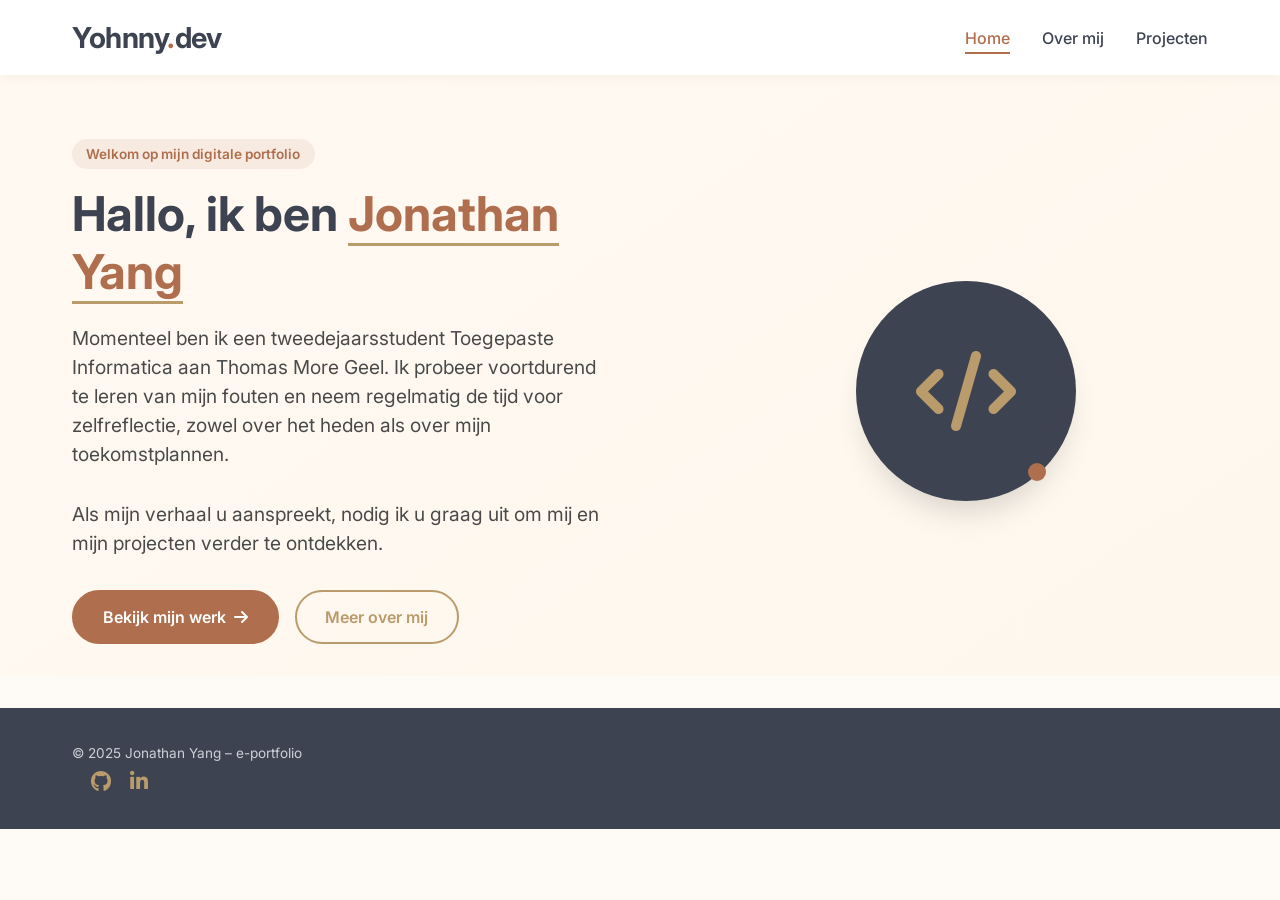
<file: index.html>
<!DOCTYPE html>
<html lang="nl">
<head>
    <meta charset="UTF-8">
    <meta name="viewport" content="width=device-width, initial-scale=1.0">
    <title>Home | Jonathan Yang - Portfolio</title>
    <link rel="stylesheet" href="https://cdnjs.cloudflare.com/ajax/libs/font-awesome/6.0.0-beta3/css/all.min.css">
    <link href="https://fonts.googleapis.com/css2?family=Inter:opsz,wght@14..32,300;14..32,400;14..32,600;14..32,700&display=swap" rel="stylesheet">
    <link rel="stylesheet" href="style.css">
</head>
<body>
    <header>
        <nav class="navbar">
            <div class="nav-container">
                <div class="logo"><a href="index.html">Yohnny<span>.</span>dev</a></div>
                <ul class="nav-links">
                    <li><a href="index.html" class="active">Home</a></li>
                    <li><a href="about.html">Over mij</a></li>
                    <li><a href="projects.html">Projecten</a></li>
                </ul>
            </div>
        </nav>
    </header>

    <main>
        <section class="hero">
            <div class="container hero-grid">
                <div class="hero-content">
                    <span class="hero-tag">Welkom op mijn digitale portfolio</span>
                    <h1>Hallo, ik ben <span class="accent-name">Jonathan Yang</span></h1>
                    <p class="hero-text">Momenteel ben ik een tweedejaarsstudent Toegepaste Informatica aan Thomas More Geel. Ik probeer voortdurend te leren van mijn fouten en neem regelmatig de tijd voor zelfreflectie, zowel over het heden als over mijn toekomstplannen.</p>
                    <p class="hero-text">Als mijn verhaal u aanspreekt, nodig ik u graag uit om mij en mijn projecten verder te ontdekken.</p>
                    <div class="hero-buttons">
                        <a href="projects.html" class="btn btn-primary">Bekijk mijn werk <i class="fas fa-arrow-right"></i></a>
                        <a href="about.html" class="btn btn-outline">Meer over mij</a>
                    </div>
                </div>
                <div class="hero-visual">
                    <div class="code-icon-wrapper"><i class="fas fa-code"></i><div class="floating-dot"></div></div>
                </div>
            </div>
        </section>

        <!--
        <section class="highlights">
            <div class="container">
                <div class="section-header"><h2>Wat mij drijft</h2><div class="divider"></div></div>
                <div class="features-grid">
                    <div class="feature-card"><i class="fas fa-palette"></i><h3>Esthetiek & functie</h3><p>Design dat opvalt én intuïtief aanvoelt. Ik zorg dat elke pixel telt.</p></div>
                    <div class="feature-card"><i class="fas fa-mobile-alt"></i><h3>Responsief & toegankelijk</h3><p>Websites die naadloos werken op elk apparaat, voor elke gebruiker.</p></div>
                    <div class="feature-card"><i class="fas fa-heart"></i><h3>Passie voor code</h3><p>Schone, onderhoudbare code met oog voor performance en details.</p></div>
                </div>
            </div>
        </section>
        -->

    </main>

    <footer>
        <div class="container footer-content">
            <div class="footer-info"><p>© 2025 Jonathan Yang – e-portfolio</p>
            <div class="footer-social"><a href="https://github.com/Yohnnys" aria-label="GitHub"><i class="fab fa-github"></i></a><a href="https://www.linkedin.com/in/jonathan-zirui-yang/" aria-label="LinkedIn"><i class="fab fa-linkedin-in"></i></a><!--<a href="#" aria-label="Instagram"><i class="fab fa-instagram">--></i></a></div>
        </div>
    </footer>
</body>
</html>
</file>
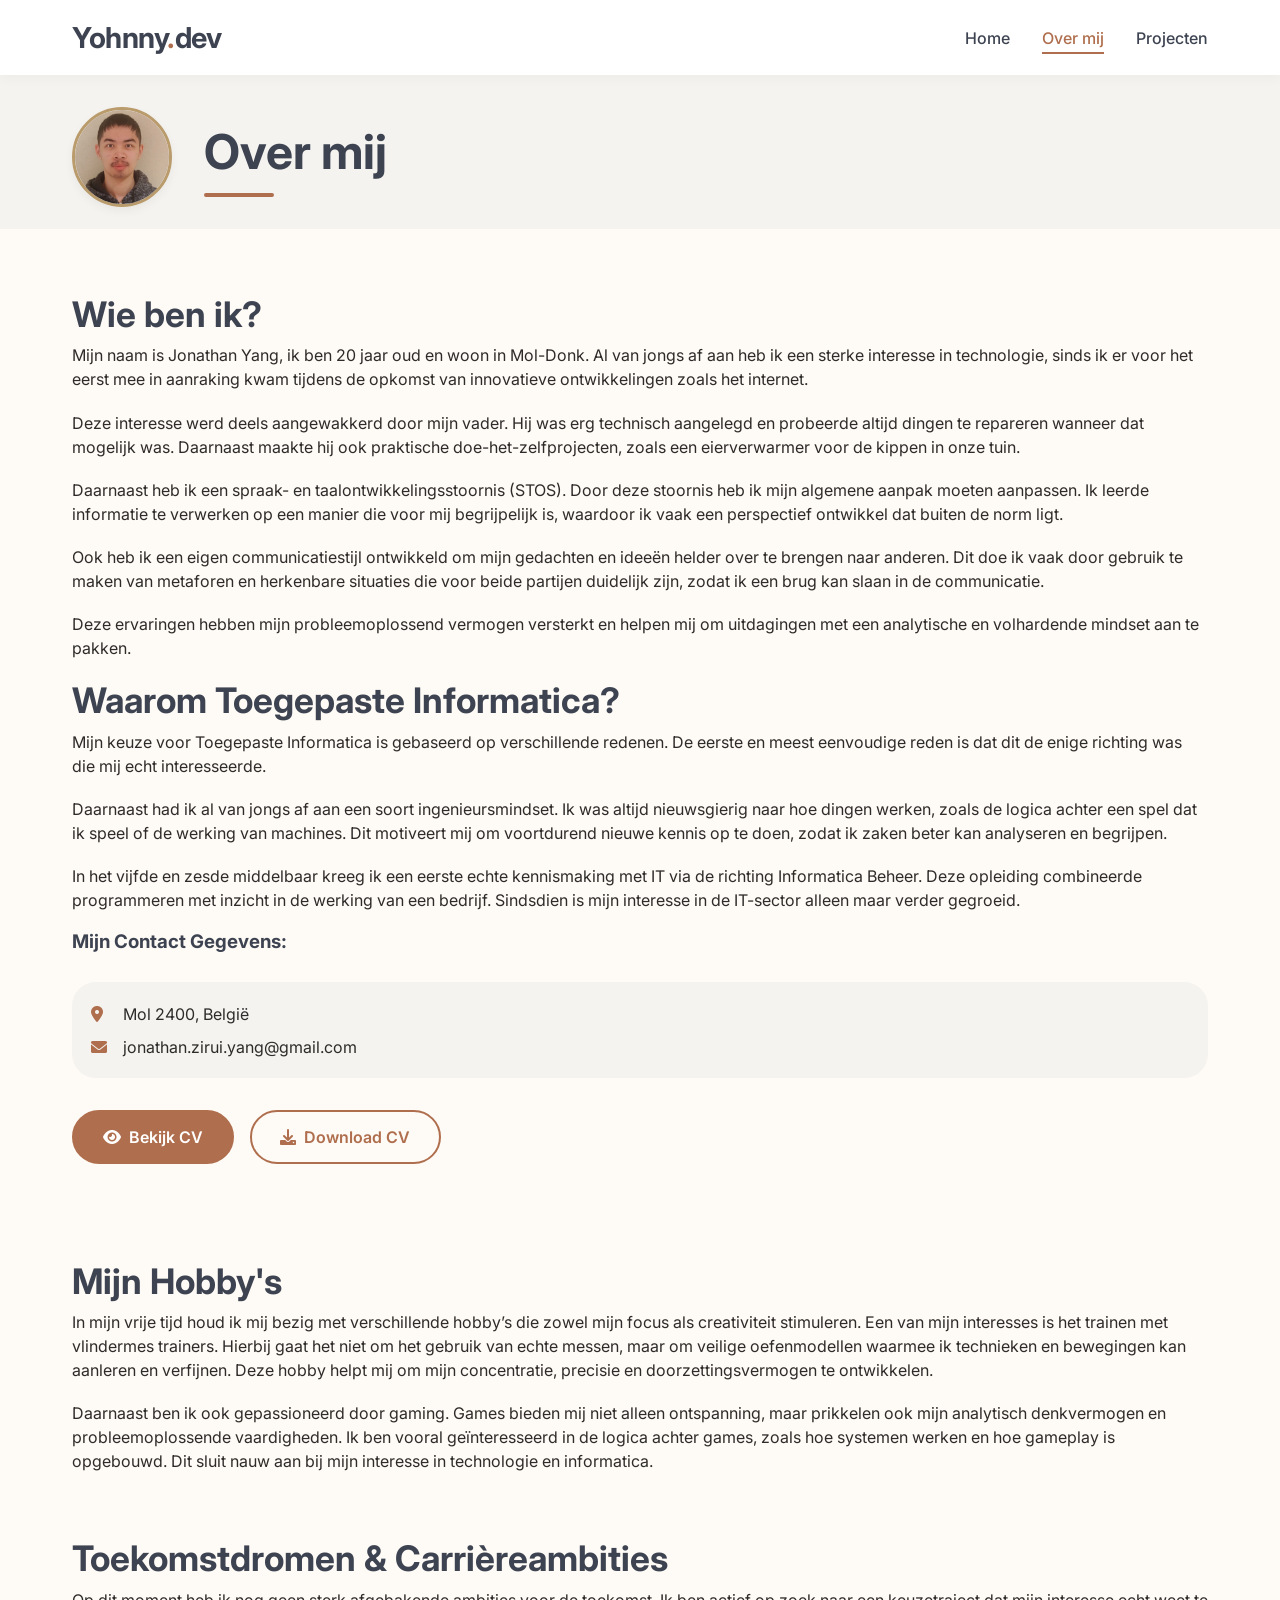
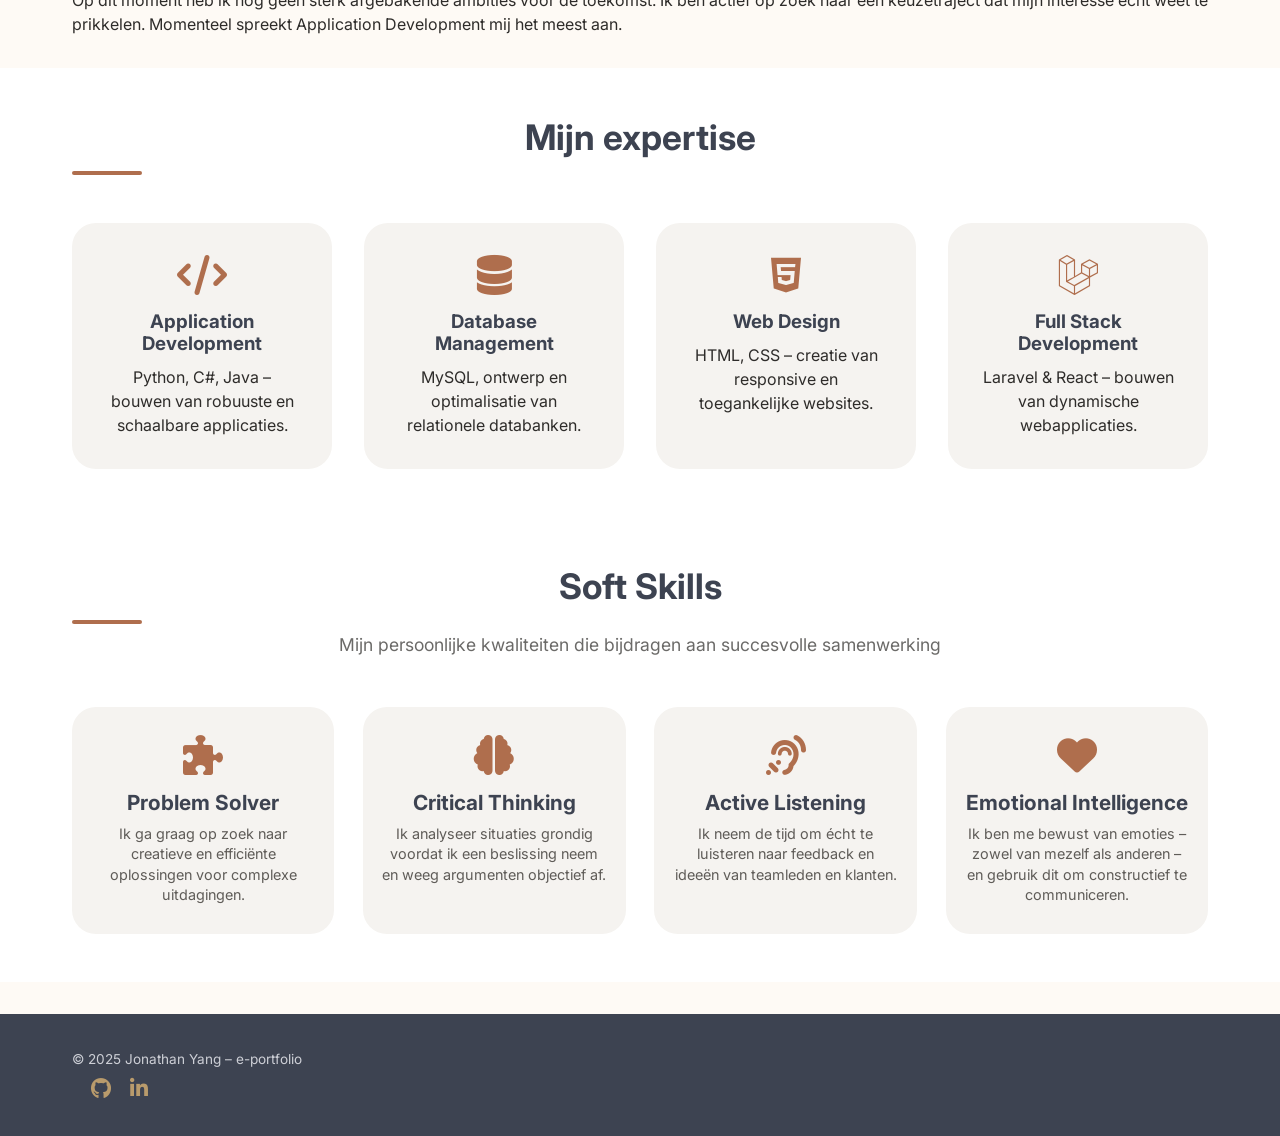
<file: about.html>
<!DOCTYPE html>
<html lang="nl">
<head>
    <meta charset="UTF-8">
    <meta name="viewport" content="width=device-width, initial-scale=1.0">
    <title>Over mij | Jonathan Yang - Portfolio</title>
    <link rel="stylesheet" href="https://cdnjs.cloudflare.com/ajax/libs/font-awesome/6.0.0-beta3/css/all.min.css">
    <link href="https://fonts.googleapis.com/css2?family=Inter:opsz,wght@14..32,300;14..32,400;14..32,600;14..32,700&display=swap" rel="stylesheet">
    <link rel="stylesheet" href="style.css">
</head>
<body>
    <header>
        <nav class="navbar">
            <div class="nav-container">
                <div class="logo"><a href="index.html">Yohnny<span>.</span>dev</a></div>
                <ul class="nav-links">
                    <li><a href="index.html">Home</a></li>
                    <li><a href="about.html" class="active">Over mij</a></li>
                    <li><a href="projects.html">Projecten</a></li>
                </ul>
            </div>
        </nav>
    </header>

    <main>
        <section class="page-header">
            <div class="container header-with-image">
                <div class="profile-image">
                    <img src="Afbeeldingen/profielFoto.png" alt="Jonathan Yang - profielfoto">
                    <!-- Vervang de link door je eigen afbeelding, bijv. 'profielfoto.jpg' -->
                </div>
                <div class="header-text">
                    <h1>Over mij</h1>
                    <div class="divider"></div>
                </div>
            </div>
        </section>

        <section class="about-intro">
            <div class="container about-grid">
                <div class="about-text">
                    <h2>Wie ben ik?</h2>
                    <p>Mijn naam is Jonathan Yang, ik ben 20 jaar oud en woon in Mol-Donk. Al van jongs af aan heb ik een sterke interesse in technologie, sinds ik er voor het eerst mee in aanraking kwam tijdens de opkomst van innovatieve ontwikkelingen zoals het internet.</p>
                    <p>Deze interesse werd deels aangewakkerd door mijn vader. Hij was erg technisch aangelegd en probeerde altijd dingen te repareren wanneer dat mogelijk was. Daarnaast maakte hij ook praktische doe-het-zelfprojecten, zoals een eierverwarmer voor de kippen in onze tuin.</p>
                    <p>Daarnaast heb ik een spraak- en taalontwikkelingsstoornis (STOS). Door deze stoornis heb ik mijn algemene aanpak moeten aanpassen. Ik leerde informatie te verwerken op een manier die voor mij begrijpelijk is, waardoor ik vaak een perspectief ontwikkel dat buiten de norm ligt.</p>
                    <p>Ook heb ik een eigen communicatiestijl ontwikkeld om mijn gedachten en ideeën helder over te brengen naar anderen. Dit doe ik vaak door gebruik te maken van metaforen en herkenbare situaties die voor beide partijen duidelijk zijn, zodat ik een brug kan slaan in de communicatie.</p>
                    <p>Deze ervaringen hebben mijn probleemoplossend vermogen versterkt en helpen mij om uitdagingen met een analytische en volhardende mindset aan te pakken.</p>

                    <h2>Waarom Toegepaste Informatica?</h2>
                    <p>Mijn keuze voor Toegepaste Informatica is gebaseerd op verschillende redenen. De eerste en meest eenvoudige reden is dat dit de enige richting was die mij echt interesseerde.</p>
                    <p>Daarnaast had ik al van jongs af aan een soort ingenieursmindset. Ik was altijd nieuwsgierig naar hoe dingen werken, zoals de logica achter een spel dat ik speel of de werking van machines. Dit motiveert mij om voortdurend nieuwe kennis op te doen, zodat ik zaken beter kan analyseren en begrijpen.</p>
                    <p>In het vijfde en zesde middelbaar kreeg ik een eerste echte kennismaking met IT via de richting Informatica Beheer. Deze opleiding combineerde programmeren met inzicht in de werking van een bedrijf. Sindsdien is mijn interesse in de IT-sector alleen maar verder gegroeid.</p>

                    <h3>Mijn Contact Gegevens:</h3>
                    <div class="personal-details">
                        <div><i class="fas fa-map-marker-alt"></i> Mol 2400, België</div>
                        <div><i class="fas fa-envelope"></i> jonathan.zirui.yang@gmail.com</div>
                        <!--
                        <div><i class="fas fa-code-branch"></i> 4+ jaar ervaring</div>
                        -->
                    </div>
                    <div class="cv-actions">
                        <a href="CV_Jonathan Yang.pdf" class="btn btn-primary" target="_blank" rel="noopener noreferrer">
                            <i class="fas fa-eye"></i> Bekijk CV
                        </a>
                        <a href="CV_Jonathan Yang.pdf" class="btn btn-outline-light" download>
                            <i class="fas fa-download"></i> Download CV
                        </a>
                    </div>
                </div>
                <!--
                <div class="about-illustration">
                    <img src="Afbeeldingen/profielFoto.png" alt="Profiel foto van Jonathan Yang">
                </div>
                -->
            </div>
        </section>

        <section class="hobby-section">
            <div class="container">
                <h2>Mijn Hobby's</h2>
                <p>In mijn vrije tijd houd ik mij bezig met verschillende hobby’s die zowel mijn focus als creativiteit stimuleren. Een van mijn interesses is het trainen met vlindermes trainers. Hierbij gaat het niet om het gebruik van echte messen, maar om veilige oefenmodellen waarmee ik technieken en bewegingen kan aanleren en verfijnen. Deze hobby helpt mij om mijn concentratie, precisie en doorzettingsvermogen te ontwikkelen.</p>
                <p>Daarnaast ben ik ook gepassioneerd door gaming. Games bieden mij niet alleen ontspanning, maar prikkelen ook mijn analytisch denkvermogen en probleemoplossende vaardigheden. Ik ben vooral geïnteresseerd in de logica achter games, zoals hoe systemen werken en hoe gameplay is opgebouwd. Dit sluit nauw aan bij mijn interesse in technologie en informatica.</p>
            </div>
        </section>

        <section class="future-section">
            <div class="container">
                <h2>Toekomstdromen & Carrièreambities</h2>
                <p>Op dit moment heb ik nog geen sterk afgebakende ambities voor de toekomst. Ik ben actief op zoek naar een keuzetraject dat mijn interesse echt weet te prikkelen. Momenteel spreekt Application Development mij het meest aan.</p>
            </div>            
        </section>

        <section class="skills">
            <div class="container">
                <div class="section-header"><h2>Mijn expertise</h2><div class="divider"></div></div>
                <div class="skills-grid">
                    <div class="skill-card">
                        <i class="fas fa-code"></i>
                        <h3>Application Development</h3>
                        <p>Python, C#, Java – bouwen van robuuste en schaalbare applicaties.</p>
                    </div>
                    <div class="skill-card">
                        <i class="fas fa-database"></i>
                        <h3>Database Management</h3>
                        <p>MySQL, ontwerp en optimalisatie van relationele databanken.</p>
                    </div>
                    <div class="skill-card">
                        <i class="fab fa-html5"></i>
                        <h3>Web Design</h3>
                        <p>HTML, CSS – creatie van responsive en toegankelijke websites.</p>
                    </div>
                    <div class="skill-card">
                        <i class="fab fa-laravel"></i>
                        <h3>Full Stack Development</h3>
                        <p>Laravel & React – bouwen van dynamische webapplicaties.</p>
                    </div>
                </div>
            </div>
        </section>

        <section class="soft-skills-section">
            <div class="container">
                <div class="section-header">
                    <h2>Soft Skills</h2>
                    <div class="divider"></div>
                    <p class="subtitle" style="margin-top: 0.5rem;">Mijn persoonlijke kwaliteiten die bijdragen aan succesvolle samenwerking</p>
                </div>
                <div class="soft-skills-grid">
                    <div class="soft-skill-card">
                        <i class="fas fa-puzzle-piece"></i>
                        <h3>Problem Solver</h3>
                        <p>Ik ga graag op zoek naar creatieve en efficiënte oplossingen voor complexe uitdagingen.</p>
                    </div>
                    <div class="soft-skill-card">
                        <i class="fas fa-brain"></i>
                        <h3>Critical Thinking</h3>
                        <p>Ik analyseer situaties grondig voordat ik een beslissing neem en weeg argumenten objectief af.</p>
                    </div>
                    <div class="soft-skill-card">
                        <i class="fas fa-ear-listen"></i>
                        <h3>Active Listening</h3>
                        <p>Ik neem de tijd om écht te luisteren naar feedback en ideeën van teamleden en klanten.</p>
                    </div>
                    <div class="soft-skill-card">
                        <i class="fas fa-heart"></i>
                        <h3>Emotional Intelligence</h3>
                        <p>Ik ben me bewust van emoties – zowel van mezelf als anderen – en gebruik dit om constructief te communiceren.</p>
                    </div>
                </div>
            </div>
        </section>

        <!--
        <section class="fun-fact">
            <div class="container fun-fact-box">
                <i class="fas fa-quote-left"></i>
                <p>“Eenvoud is de ultieme verfijning.” — Leonardo da Vinci</p>
                <span>Naast coderen vind ik het heerlijk om te fotograferen, te koken en nieuwe talen te leren.</span>
            </div>
        </section>
        -->
    </main>

    <footer>
        <div class="container footer-content">
            <div class="footer-info"><p>© 2025 Jonathan Yang – e-portfolio</p>
            <div class="footer-social"><a href="https://github.com/Yohnnys" aria-label="GitHub"><i class="fab fa-github"></i></a><a href="https://www.linkedin.com/in/jonathan-zirui-yang/" aria-label="LinkedIn"><i class="fab fa-linkedin-in"></i></a><!--<a href="#" aria-label="Instagram"><i class="fab fa-instagram">--></i></a></div>
        </div>
    </footer>
</body>
</html>
</file>
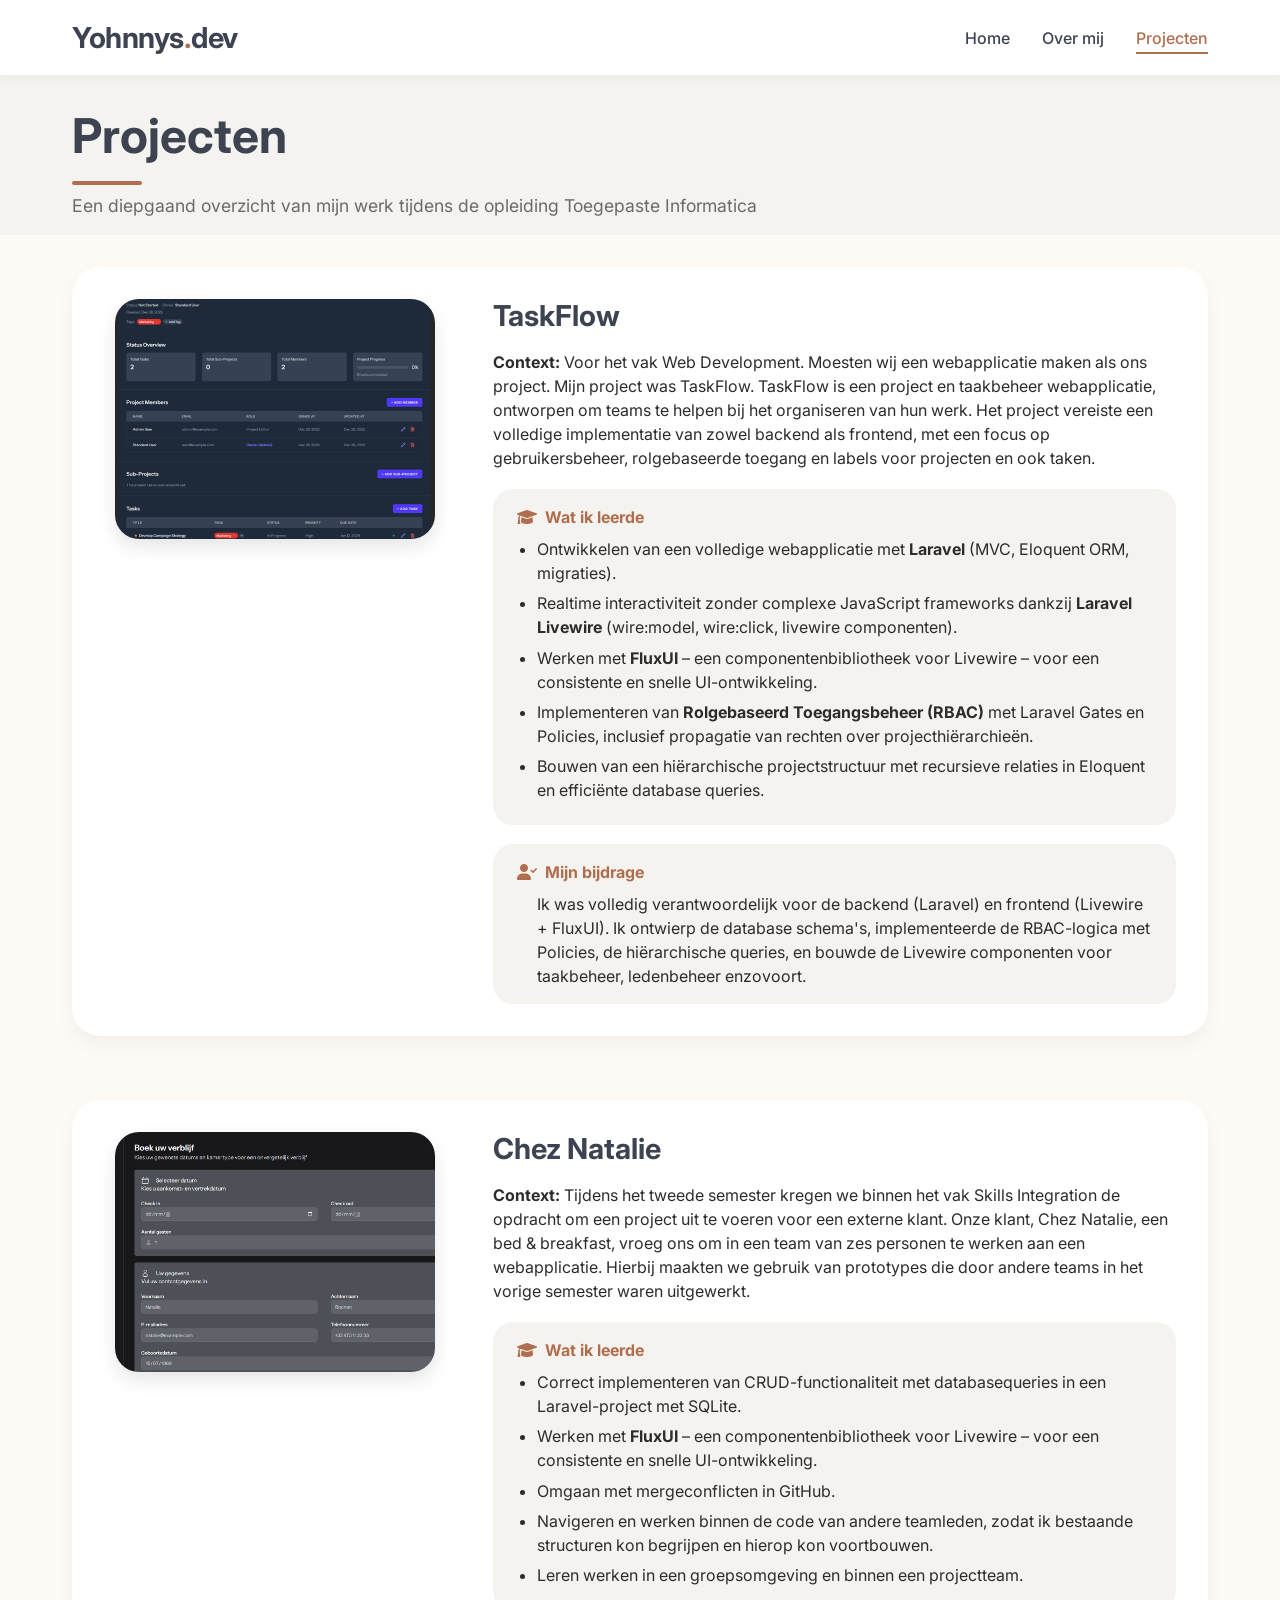
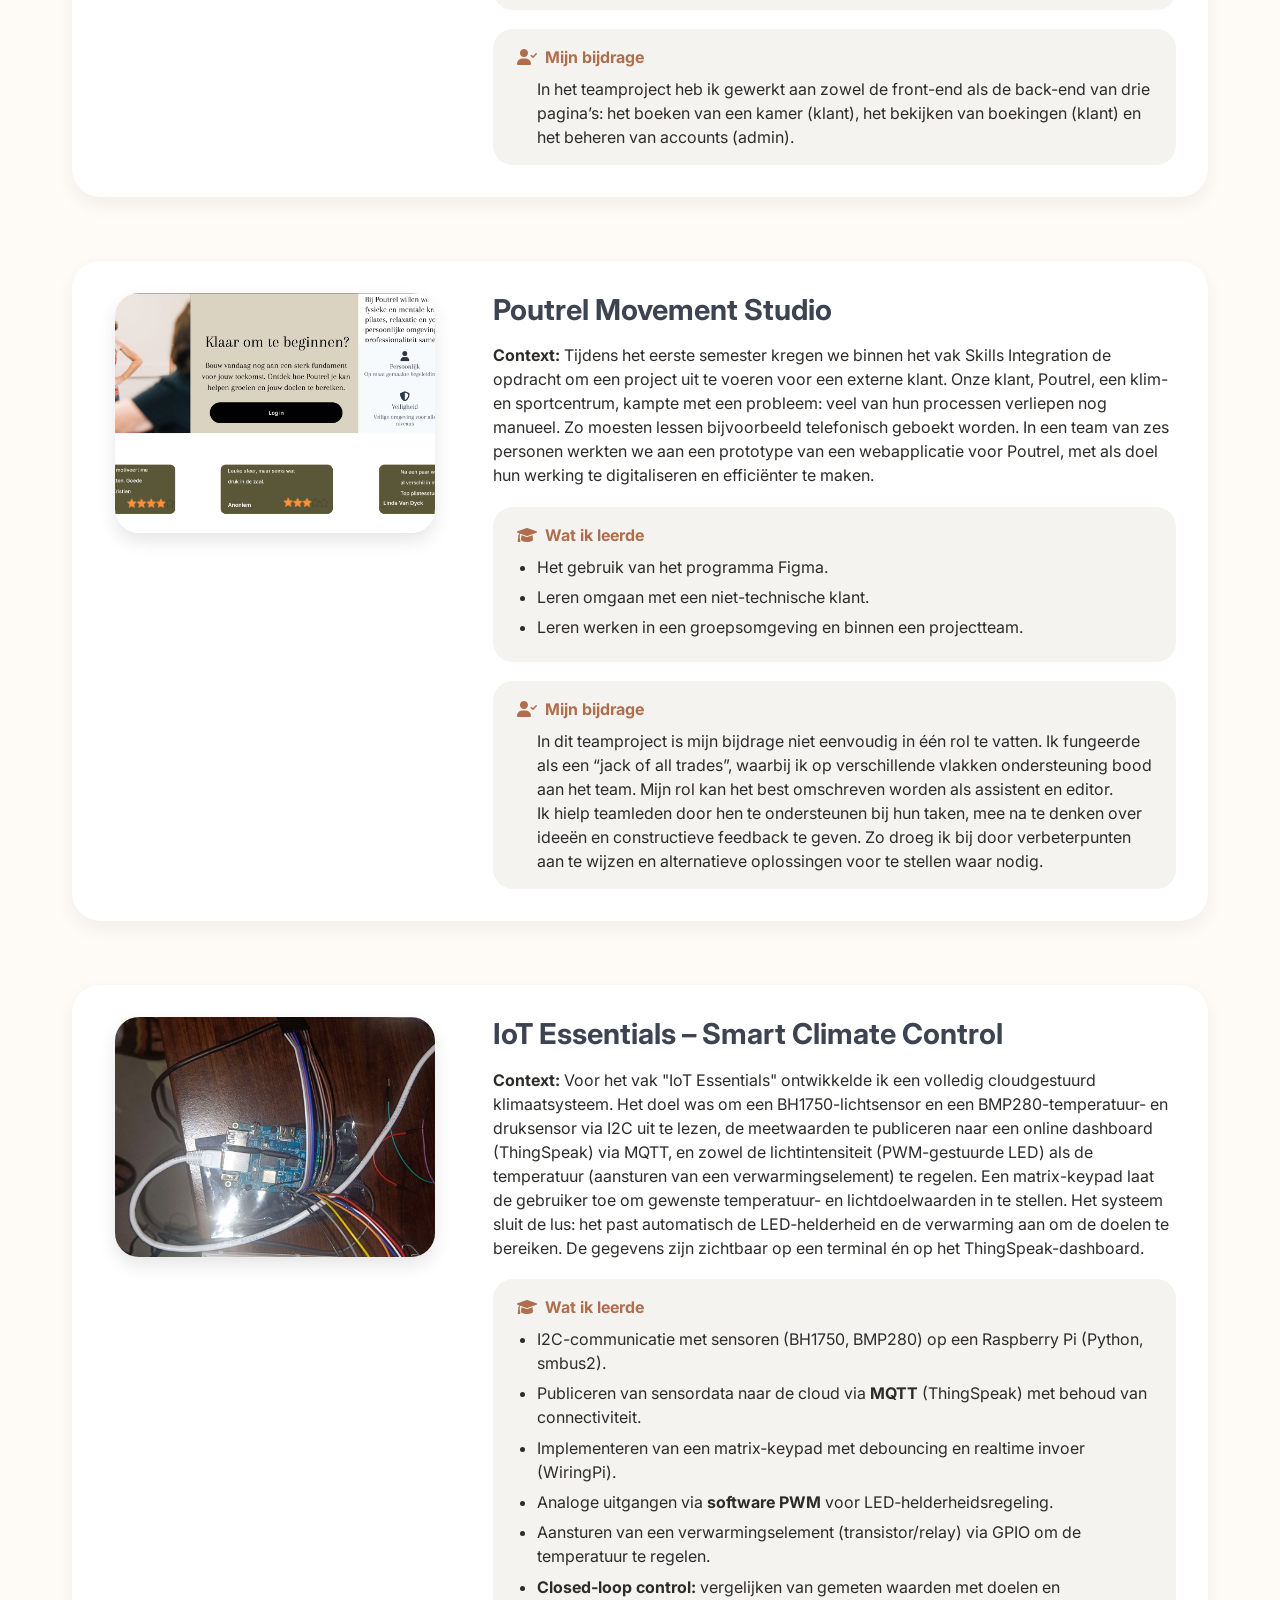
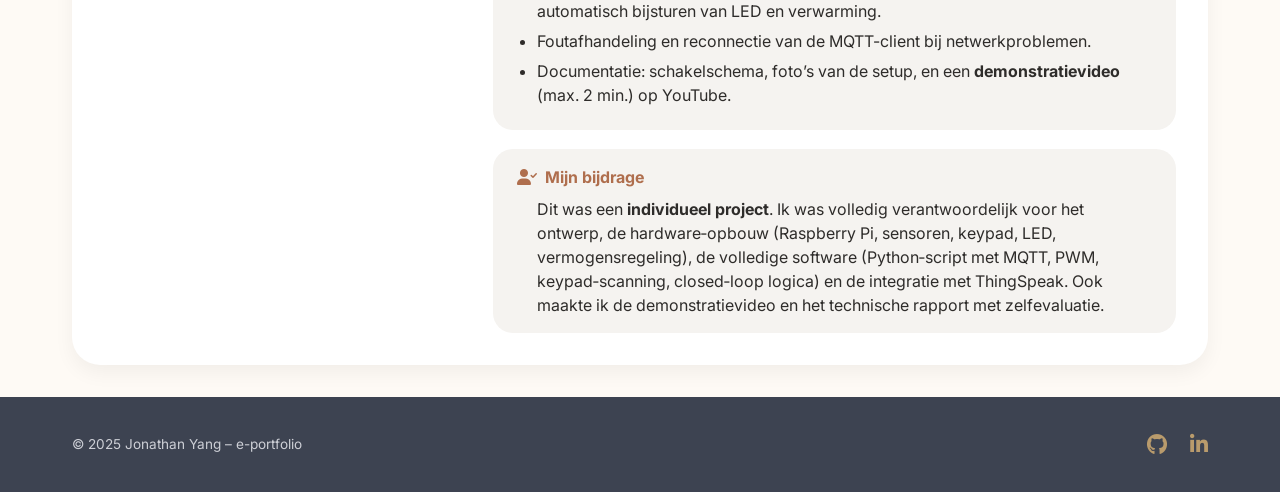
<file: projects.html>
<!DOCTYPE html>
<html lang="nl">
<head>
    <meta charset="UTF-8">
    <meta name="viewport" content="width=device-width, initial-scale=1.0">
    <title>Projecten | Jonathan Yang - Portfolio</title>
    <link rel="stylesheet" href="https://cdnjs.cloudflare.com/ajax/libs/font-awesome/6.0.0-beta3/css/all.min.css">
    <link href="https://fonts.googleapis.com/css2?family=Inter:opsz,wght@14..32,300;14..32,400;14..32,600;14..32,700&display=swap" rel="stylesheet">
    <link rel="stylesheet" href="style.css">
</head>
<body>
    <header>
        <nav class="navbar">
            <div class="nav-container">
                <div class="logo"><a href="index.html">Yohnnys<span>.</span>dev</a></div>
                <ul class="nav-links">
                    <li><a href="index.html">Home</a></li>
                    <li><a href="about.html">Over mij</a></li>
                    <li><a href="projects.html" class="active">Projecten</a></li>
                </ul>
            </div>
        </nav>
    </header>

    <main>
        <section class="page-header">
            <div class="container">
                <h1>Projecten</h1>
                <div class="divider"></div>
                <p class="subtitle">Een diepgaand overzicht van mijn werk tijdens de opleiding Toegepaste Informatica</p>
            </div>
        </section>

        <div class="container">
            <!-- PROJECT 1: TaskFlow -->
            <div class="project-detail" id="taskflow">
                <div class="project-detail-inner">
                    <div class="project-image">
                        <img src="Afbeeldingen/TaskFlow.png" alt="TaskFlow - projectmanagement tool">
                    </div>
                    <div class="project-info">
                        <h2>TaskFlow</h2>
                        <div class="project-context">
                            <strong>Context:</strong> Voor het vak Web Development. Moesten wij een webapplicatie maken als ons project. Mijn project was TaskFlow. TaskFlow is een project en taakbeheer webapplicatie, ontworpen om teams te helpen bij het organiseren van hun werk. Het project vereiste een volledige implementatie van zowel backend als frontend, met een focus op gebruikersbeheer, rolgebaseerde toegang en labels voor projecten en ook taken.
                        </div>
                        <div class="learned-box">
                            <h4><i class="fas fa-graduation-cap"></i> Wat ik leerde</h4>
                            <ul>
                                <li>Ontwikkelen van een volledige webapplicatie met <strong>Laravel</strong> (MVC, Eloquent ORM, migraties).</li>
                                <li>Realtime interactiviteit zonder complexe JavaScript frameworks dankzij <strong>Laravel Livewire</strong> (wire:model, wire:click, livewire componenten).</li>
                                <li>Werken met <strong>FluxUI</strong> – een componentenbibliotheek voor Livewire – voor een consistente en snelle UI-ontwikkeling.</li>
                                <li>Implementeren van <strong>Rolgebaseerd Toegangsbeheer (RBAC)</strong> met Laravel Gates en Policies, inclusief propagatie van rechten over projecthiërarchieën.</li>
                                <li>Bouwen van een hiërarchische projectstructuur met recursieve relaties in Eloquent en efficiënte database queries.</li>                                
                            </ul>
                        </div>
                        <div class="contribution-box">
                            <h4><i class="fas fa-user-check"></i> Mijn bijdrage</h4>
                            <p>Ik was volledig verantwoordelijk voor de backend (Laravel) en frontend (Livewire + FluxUI). Ik ontwierp de database schema's, implementeerde de RBAC-logica met Policies, de hiërarchische queries, en bouwde de Livewire componenten voor taakbeheer, ledenbeheer enzovoort.</p>
                        </div>
                    </div>
                </div>
            </div>

            <!-- PROJECT 2: Chez Natalie -->
            <div class="project-detail" id="chez-natalie">
                <div class="project-detail-inner">
                    <div class="project-image">
                        <img src="Afbeeldingen/ChezNatalie.png" alt="ModaShop e-commerce">
                    </div>
                    <div class="project-info">
                        <h2>Chez Natalie</h2>
                        <div class="project-context">
                            <strong>Context:</strong> Tijdens het tweede semester kregen we binnen het vak Skills Integration de opdracht om een project uit te voeren voor een externe klant. Onze klant, Chez Natalie, een bed & breakfast, vroeg ons om in een team van zes personen te werken aan een webapplicatie.
                            Hierbij maakten we gebruik van prototypes die door andere teams in het vorige semester waren uitgewerkt.
                        </div>
                        <div class="learned-box">
                            <h4><i class="fas fa-graduation-cap"></i> Wat ik leerde</h4>
                            <ul>
                                <li>Correct implementeren van CRUD-functionaliteit met databasequeries in een Laravel-project met SQLite.</li>
                                <li>Werken met <strong>FluxUI</strong> – een componentenbibliotheek voor Livewire – voor een consistente en snelle UI-ontwikkeling.</li>
                                <li>Omgaan met mergeconflicten in GitHub.</li>
                                <li>Navigeren en werken binnen de code van andere teamleden, zodat ik bestaande structuren kon begrijpen en hierop kon voortbouwen.</li>
                                <li>Leren werken in een groepsomgeving en binnen een projectteam.</li>
                            </ul>
                        </div>
                        <div class="contribution-box">
                            <h4><i class="fas fa-user-check"></i> Mijn bijdrage</h4>
                            <p>In het teamproject heb ik gewerkt aan zowel de front-end als de back-end van drie pagina’s: het boeken van een kamer (klant), het bekijken van boekingen (klant) en het beheren van accounts (admin).</p>
                        </div>
                    </div>
                </div>
            </div>

            <!-- PROJECT 3: Poutrel - Reserveringssysteem voor klim- en sportcentrum -->
            <div class="project-detail" id="poutrel">
                <div class="project-detail-inner">
                    <div class="project-image">
                        <img src="Afbeeldingen/Poutrel.png" alt="Poutrel reserveringssysteem">
                    </div>
                    <div class="project-info">
                        <h2> Poutrel Movement Studio</h2>
                        <div class="project-context">
                            <strong>Context:</strong> Tijdens het eerste semester kregen we binnen het vak Skills Integration de opdracht om een project uit te voeren voor een externe klant. Onze klant, Poutrel, een klim- en sportcentrum, kampte met een probleem: veel van hun processen verliepen nog manueel. Zo moesten lessen bijvoorbeeld telefonisch geboekt worden.
                            In een team van zes personen werkten we aan een prototype van een webapplicatie voor Poutrel, met als doel hun werking te digitaliseren en efficiënter te maken.
                        </div>
                        <div class="learned-box">
                            <h4><i class="fas fa-graduation-cap"></i> Wat ik leerde</h4>
                            <ul>
                                <li>Het gebruik van het programma Figma.</li>
                                <li>Leren omgaan met een niet-technische klant.</li>
                                <li>Leren werken in een groepsomgeving en binnen een projectteam.</li>
                            </ul>
                        </div>
                        <div class="contribution-box">
                            <h4><i class="fas fa-user-check"></i> Mijn bijdrage</h4>
                            <p>In dit teamproject is mijn bijdrage niet eenvoudig in één rol te vatten. Ik fungeerde als een “jack of all trades”, waarbij ik op verschillende vlakken ondersteuning bood aan het team. Mijn rol kan het best omschreven worden als assistent en editor.</p>
                            <p>Ik hielp teamleden door hen te ondersteunen bij hun taken, mee na te denken over ideeën en constructieve feedback te geven. Zo droeg ik bij door verbeterpunten aan te wijzen en alternatieve oplossingen voor te stellen waar nodig.</p>
                        </div>                        
                    </div>
                </div>
            </div>

            <!-- PROJECT 4: IoT Essentials – Cloudgestuurde Klimaatregeling -->
            <div class="project-detail" id="iot-essentials">
                <div class="project-detail-inner">
                    <div class="project-image">
                        <img src="Afbeeldingen/IoTProject.jpg" alt="IoT setup met BH1750 en BMP280">
                    </div>
                    <div class="project-info">
                        <h2>IoT Essentials – Smart Climate Control</h2>
                        <div class="project-context">
                            <strong>Context:</strong> Voor het vak "IoT Essentials" ontwikkelde ik een volledig cloudgestuurd klimaatsysteem. Het doel was om een BH1750-lichtsensor en een BMP280-temperatuur- en druksensor via I2C uit te lezen, de meetwaarden te publiceren naar een online dashboard (ThingSpeak) via MQTT, en zowel de lichtintensiteit (PWM-gestuurde LED) als de temperatuur (aansturen van een verwarmingselement) te regelen. Een matrix-keypad laat de gebruiker toe om gewenste temperatuur- en lichtdoelwaarden in te stellen. Het systeem sluit de lus: het past automatisch de LED‑helderheid en de verwarming aan om de doelen te bereiken. De gegevens zijn zichtbaar op een terminal én op het ThingSpeak-dashboard.
                        </div>
                        <div class="learned-box">
                            <h4><i class="fas fa-graduation-cap"></i> Wat ik leerde</h4>
                            <ul>
                                <li>I2C-communicatie met sensoren (BH1750, BMP280) op een Raspberry Pi (Python, smbus2).</li>
                                <li>Publiceren van sensordata naar de cloud via <strong>MQTT</strong> (ThingSpeak) met behoud van connectiviteit.</li>
                                <li>Implementeren van een matrix‑keypad met debouncing en realtime invoer (WiringPi).</li>
                                <li>Analoge uitgangen via <strong>software PWM</strong> voor LED‑helderheidsregeling.</li>
                                <li>Aansturen van een verwarmingselement (transistor/relay) via GPIO om de temperatuur te regelen.</li>
                                <li><strong>Closed‑loop control:</strong> vergelijken van gemeten waarden met doelen en automatisch bijsturen van LED en verwarming.</li>
                                <li>Foutafhandeling en reconnectie van de MQTT-client bij netwerkproblemen.</li>
                                <li>Documentatie: schakelschema, foto’s van de setup, en een <strong>demonstratievideo</strong> (max. 2 min.) op YouTube.</li>
                            </ul>
                        </div>
                        <div class="contribution-box">
                            <h4><i class="fas fa-user-check"></i> Mijn bijdrage</h4>
                            <p>Dit was een <strong>individueel project</strong>. Ik was volledig verantwoordelijk voor het ontwerp, de hardware‑opbouw (Raspberry Pi, sensoren, keypad, LED, vermogensregeling), de volledige software (Python‑script met MQTT, PWM, keypad‑scanning, closed‑loop logica) en de integratie met ThingSpeak. Ook maakte ik de demonstratievideo en het technische rapport met zelfevaluatie.</p>
                        </div>
                    </div>
                </div>
            </div>
        </div>

        <!-- Eventuele extra call-to-action (uitgecommentarieerd) -->
        <!--
        <section class="contact-cta">
            <div class="container cta-box">
                <h3>Interesse in samenwerking?</h3>
                <p>Neem gerust contact op – ik vertel je graag meer over mijn werkwijze.</p>
                <a href="#" class="btn btn-primary">Stuur een bericht</a>
            </div>
        </section>
        -->
    </main>

    <footer>
        <div class="container footer-content">
            <div class="footer-info"><p>© 2025 Jonathan Yang – e-portfolio</p></div>
            <div class="footer-social">
                <a href="https://github.com/Yohnnys" aria-label="GitHub"><i class="fab fa-github"></i></a>
                <a href="https://www.linkedin.com/in/jonathan-zirui-yang/" aria-label="LinkedIn"><i class="fab fa-linkedin-in"></i></a>
            </div>
        </div>
    </footer>
</body>
</html>
</file>
<file: style.css>
/* ---------- RESET & BASIS ---------- */
* {
    margin: 0;
    padding: 0;
    box-sizing: border-box;
}

body {
    font-family: 'Inter', sans-serif;
    background-color: #fefaf5; /* zacht warm wit */
    color: #2e2c2a;
    line-height: 1.5;
}

.container {
    max-width: 1200px;
    margin: 0 auto;
    padding: 0 2rem;
}

/* ---------- KLEURPALET ---------- */
:root {
    --beige: #B99B6C;
    --terracotta: #AF6E4D;
    --grijsblauw: #3D4351;
    --wit: #FFFFFF;
    --lichtgrijs: #F5F3F0;
}

/* ---------- NAVIGATIE ---------- */
.navbar {
    background-color: var(--wit);
    box-shadow: 0 4px 12px rgba(0,0,0,0.03);
    padding: 1rem 0;
    position: sticky;
    top: 0;
    z-index: 100;
}

.nav-container {
    max-width: 1200px;
    margin: 0 auto;
    padding: 0 2rem;
    display: flex;
    justify-content: space-between;
    align-items: center;
    flex-wrap: wrap;
}

.logo a {
    font-size: 1.8rem;
    font-weight: 700;
    color: var(--grijsblauw);
    text-decoration: none;
    letter-spacing: -0.5px;
}

.logo span {
    color: var(--terracotta);
}

.nav-links {
    display: flex;
    gap: 2rem;
    list-style: none;
}

.nav-links a {
    text-decoration: none;
    font-weight: 500;
    color: var(--grijsblauw);
    transition: 0.2s ease;
    padding-bottom: 4px;
    border-bottom: 2px solid transparent;
}

.nav-links a:hover, .nav-links a.active {
    color: var(--terracotta);
    border-bottom-color: var(--terracotta);
}

/* ---------- ALGEMENE ELEMENTEN ---------- */
h1, h2, h3 {
    font-weight: 700;
    line-height: 1.2;
    color: var(--grijsblauw);
}

h1 {
    font-size: 3rem;
    margin-bottom: 1rem;
}

h2 {
    font-size: 2.2rem;
    margin-bottom: 0.5rem;
}

.section-header {
    text-align: center;
    margin-bottom: 3rem;
}

.divider {
    width: 70px;
    height: 4px;
    background: var(--terracotta);
    margin: 0.8rem auto 0;
    border-radius: 2px;
}

.btn {
    display: inline-flex;
    align-items: center;
    gap: 0.5rem;
    padding: 0.8rem 1.8rem;
    border-radius: 40px;
    font-weight: 600;
    text-decoration: none;
    transition: 0.25s;
    font-size: 1rem;
}

.btn-primary {
    background-color: var(--terracotta);
    color: white;
    border: 2px solid var(--terracotta);
}

.btn-primary:hover {
    background-color: #9b5a3e;
    border-color: #9b5a3e;
    transform: translateY(-2px);
}

.btn-outline {
    background: transparent;
    border: 2px solid var(--beige);
    color: var(--beige);
}

.btn-outline:hover {
    background: var(--beige);
    color: white;
    border-color: var(--beige);
}

.btn-secondary {
    background-color: var(--beige);
    color: white;
    border: none;
}

.btn-secondary:hover {
    background-color: #a58454;
    transform: translateY(-2px);
}

/* ---------- HOME (HERO) ---------- */
.hero {
    padding: 4rem 0 2rem;
    background: linear-gradient(145deg, #fff9f2 0%, #fef7ed 100%);
}

.hero-grid {
    display: flex;
    align-items: center;
    gap: 3rem;
    flex-wrap: wrap;
}

.hero-content {
    flex: 1;
}

.hero-tag {
    background: rgba(175, 110, 77, 0.1);
    color: var(--terracotta);
    padding: 0.3rem 0.9rem;
    border-radius: 30px;
    font-size: 0.85rem;
    font-weight: 600;
    display: inline-block;
    margin-bottom: 1rem;
}

.accent-name {
    color: var(--terracotta);
    border-bottom: 3px solid var(--beige);
}

.hero-text {
    font-size: 1.2rem;
    margin: 1.5rem 0 2rem;
    color: #4a4a4a;
    max-width: 90%;
}

.hero-buttons {
    display: flex;
    gap: 1rem;
    flex-wrap: wrap;
}

.hero-visual {
    flex: 0.8;
    display: flex;
    justify-content: center;
}

.code-icon-wrapper {
    background: var(--grijsblauw);
    width: 220px;
    height: 220px;
    border-radius: 50%;
    display: flex;
    align-items: center;
    justify-content: center;
    position: relative;
    box-shadow: 0 20px 30px -10px rgba(0,0,0,0.15);
}

.code-icon-wrapper i {
    font-size: 5rem;
    color: var(--beige);
}

.floating-dot {
    position: absolute;
    width: 18px;
    height: 18px;
    background: var(--terracotta);
    border-radius: 50%;
    bottom: 20px;
    right: 30px;
    animation: float 2s infinite;
}

@keyframes float {
    0% { transform: translateY(0px); }
    50% { transform: translateY(-8px); }
    100% { transform: translateY(0px); }
}

/* Features */
.highlights {
    padding: 4rem 0;
    background: var(--wit);
}

.features-grid {
    display: flex;
    gap: 2rem;
    justify-content: center;
    flex-wrap: wrap;
}

.feature-card {
    background: var(--lichtgrijs);
    padding: 2rem 1.5rem;
    border-radius: 24px;
    text-align: center;
    flex: 1;
    min-width: 220px;
    transition: 0.2s;
}

.feature-card i {
    font-size: 2.5rem;
    color: var(--terracotta);
    margin-bottom: 1rem;
}

.feature-card h3 {
    margin-bottom: 0.5rem;
}

.feature-card p {
    color: #5f5c58;
}

/* featured project */
.featured-project {
    padding: 3rem 0 5rem;
    background: var(--lichtgrijs);
}

.featured-container {
    display: flex;
    align-items: center;
    gap: 3rem;
    flex-wrap: wrap;
    background: white;
    border-radius: 32px;
    padding: 2rem;
    box-shadow: 0 15px 30px rgba(0,0,0,0.05);
}

.featured-text {
    flex: 1.2;
}

.mini-badge {
    background: var(--beige);
    color: white;
    padding: 0.2rem 0.8rem;
    border-radius: 20px;
    font-size: 0.75rem;
    font-weight: 600;
    display: inline-block;
    margin-bottom: 1rem;
}

.featured-mockup {
    flex: 0.8;
    text-align: center;
    background: var(--grijsblauw);
    border-radius: 28px;
    padding: 2rem;
}

.featured-mockup i {
    font-size: 5rem;
    color: var(--beige);
}

/* ---------- ABOUT PAGINA ---------- */
/* ===== HEADER MET PROFIELAFBEELDING ===== */
.page-header {
    text-align: left;
    padding: 2rem 0 1rem;
    background: var(--lichtgrijs);
}

.header-with-image {
    display: flex;
    align-items: center;
    gap: 2rem;
    flex-wrap: wrap;
}

.profile-image {
    flex-shrink: 0;
}

.profile-image img {
    width: 100px;
    height: 100px;
    border-radius: 50%;
    object-fit: cover;
    border: 3px solid var(--beige);
    box-shadow: 0 4px 10px rgba(0,0,0,0.05);
}

.header-text {
    flex: 1;
}

.header-text h1 {
    margin-bottom: 0.25rem;
}

.divider {
    margin-left: 0;
    margin-right: auto;
}

.subtitle {
    font-size: 1.1rem;
    color: #6b6a68;
    margin-top: 0.5rem;
}

/* ===== ABOUT INTRO ===== */
.about-intro {
    padding: 4rem 0;
}

.about-grid {
    display: flex;
    gap: 3rem;
    align-items: center;
    flex-wrap: wrap;
}

.about-text {
    flex: 1.5;
}

.about-text p {
    margin-bottom: 1.2rem;
    color: #2e2c2a;
}

/* ===== PERSOONLIJKE GEGEVENS BLOK ===== */
.personal-details {
    margin-top: 1.8rem;
    display: flex;
    flex-direction: column;
    gap: 0.6rem;
    background: var(--lichtgrijs);
    padding: 1.2rem;
    border-radius: 24px;
}

.personal-details i {
    width: 28px;
    color: var(--terracotta);
}

/* ===== CV BUTTONS ===== */
.cv-actions {
    display: flex;
    gap: 1rem;
    flex-wrap: wrap;
    margin-top: 2rem;
}

.btn-outline-light {
    background: transparent;
    border: 2px solid var(--terracotta);
    color: var(--terracotta);
}

.btn-outline-light:hover {
    background: var(--terracotta);
    color: white;
}

/* ===== TECHNISCHE SKILLS ===== */
.skills {
    padding: 3rem 0;
    background: var(--wit);
}

.skills-grid {
    display: grid;
    grid-template-columns: repeat(auto-fit, minmax(240px, 1fr));
    gap: 2rem;
}

.skill-card {
    background: var(--lichtgrijs);
    padding: 2rem;
    border-radius: 24px;
    text-align: center;
}

.skill-card i {
    font-size: 2.5rem;
    color: var(--terracotta);
    margin-bottom: 1rem;
}

.skill-card h3 {
    margin-bottom: 0.6rem;
}

/* ===== SOFT SKILLS ===== */
.soft-skills-section {
    padding: 3rem 0;
    background: var(--wit);
}

.soft-skills-grid {
    display: grid;
    grid-template-columns: repeat(auto-fit, minmax(220px, 1fr));
    gap: 1.8rem;
    margin-top: 1.5rem;
}

.soft-skill-card {
    background: var(--lichtgrijs);
    padding: 1.8rem 1.2rem;
    border-radius: 24px;
    text-align: center;
    transition: transform 0.2s, box-shadow 0.2s;
}

.soft-skill-card:hover {
    transform: translateY(-5px);
    box-shadow: 0 12px 20px rgba(0,0,0,0.05);
}

.soft-skill-card i {
    font-size: 2.5rem;
    color: var(--terracotta);
    margin-bottom: 1rem;
}

.soft-skill-card h3 {
    font-size: 1.3rem;
    margin-bottom: 0.5rem;
    color: var(--grijsblauw);
}

.soft-skill-card p {
    font-size: 0.9rem;
    color: #5f5c58;
    line-height: 1.4;
}

/* ===== HOBBY EN TOEKOMST SECTIES ===== */
.hobby-section, .future-section {
    padding: 2rem 0;
}

.hobby-section p, .future-section p {
    margin-bottom: 1.2rem;
}

.hobby-section p:last-of-type, .future-section p:last-of-type {
    margin-bottom: 0;
}

/* ===== FUN FACT (OPTIONEEL) ===== */
.fun-fact {
    padding: 3rem 0 5rem;
}

.fun-fact-box {
    background: linear-gradient(120deg, #f4ede4, #fff6ed);
    padding: 2.5rem;
    border-radius: 48px;
    text-align: center;
    border-left: 6px solid var(--terracotta);
}

.fun-fact-box i {
    font-size: 2rem;
    color: var(--beige);
    margin-bottom: 1rem;
}

.fun-fact-box p {
    font-size: 1.4rem;
    font-weight: 500;
    font-style: italic;
    margin-bottom: 0.8rem;
}

/* ===== RESPONSIVE ===== */
@media (max-width: 600px) {
    .header-with-image {
        flex-direction: column;
        text-align: center;
    }
    .divider {
        margin-left: auto;
        margin-right: auto;
    }
}
        

/* ---------- PROJECTEN PAGINA ---------- */
/* Extra styling voor de gedetailleerde projectweergave */
.project-detail {
    margin: 4rem 0;
    scroll-margin-top: 80px;
}
.project-detail:first-of-type {
    margin-top: 2rem;
}
.project-detail:last-of-type {
    margin-bottom: 2rem;
}
.project-detail-inner {
    display: flex;
    gap: 3rem;
    align-items: flex-start;
    flex-wrap: wrap;
    background: white;
    border-radius: 28px;
    padding: 2rem;
    box-shadow: 0 8px 20px rgba(0,0,0,0.05);
    transition: transform 0.2s, box-shadow 0.2s;
}
.project-detail-inner:hover {
    transform: translateY(-4px);
    box-shadow: 0 20px 30px rgba(0,0,0,0.08);
}
.project-image {
    flex: 1;
    min-width: 260px;
    text-align: center;
}
.project-image img {
    width: 100%;
    max-width: 320px;
    border-radius: 24px;
    box-shadow: 0 8px 18px rgba(0,0,0,0.1);
    object-fit: cover;
    aspect-ratio: 4/3;
}
.project-info {
    flex: 2;
}
.project-info h2 {
    color: var(--grijsblauw);
    margin-top: 0;
    margin-bottom: 0.5rem;
    font-size: 1.8rem;
}
.project-context {
    font-size: 1rem;
    line-height: 1.5;
    margin: 1rem 0;
    color: #2e2c2a;
}
.learned-box, .contribution-box {
    background: var(--lichtgrijs);
    padding: 1rem 1.5rem;
    border-radius: 20px;
    margin-top: 1.2rem;
}
.learned-box h4, .contribution-box h4 {
    color: var(--terracotta);
    margin-bottom: 0.5rem;
    display: flex;
    align-items: center;
    gap: 0.5rem;
}
.learned-box ul, .contribution-box p {
    margin: 0;
    padding-left: 1.2rem;
}
.learned-box li {
    margin: 0.4rem 0;
}
.project-tags {
    display: flex;
    flex-wrap: wrap;
    gap: 0.6rem;
    margin: 1rem 0 0.5rem;
}
.project-tags span {
    background: #f0e9e1;
    padding: 0.3rem 1rem;
    border-radius: 40px;
    font-size: 0.8rem;
    font-weight: 500;
    color: var(--grijsblauw);
}
@media (max-width: 768px) {
    .project-detail-inner {
        flex-direction: column;
        text-align: center;
    }
    .learned-box ul {
        text-align: left;
    }
    .project-info h2 {
        font-size: 1.5rem;
    }
}

/* ---------- FOOTER ---------- */
footer {
    background: var(--grijsblauw);
    color: #cdcfd6;
    padding: 2rem 0;
    margin-top: 2rem;
}

.footer-content {
    display: flex;
    justify-content: space-between;
    align-items: center;
    flex-wrap: wrap;
    gap: 1rem;
}

.footer-info p {
    margin: 0.2rem 0;
    font-size: 0.85rem;
}

.footer-social a {
    color: var(--beige);
    font-size: 1.3rem;
    margin-left: 1.2rem;
    transition: 0.2s;
}

.footer-social a:hover {
    color: white;
}

/* ---------- RESPONSIVE ---------- */
@media (max-width: 768px) {
    .nav-container {
        flex-direction: column;
        gap: 1rem;
    }
    .nav-links {
        gap: 1.5rem;
    }
    h1 {
        font-size: 2.2rem;
    }
    .hero-grid, .about-grid, .featured-container {
        flex-direction: column;
        text-align: center;
    }
    .hero-text {
        max-width: 100%;
    }
    .hero-buttons {
        justify-content: center;
    }
    .featured-mockup {
        width: 100%;
    }
    .footer-content {
        flex-direction: column;
        text-align: center;
    }
    .footer-social a {
        margin: 0 0.6rem;
    }
}
</file>
